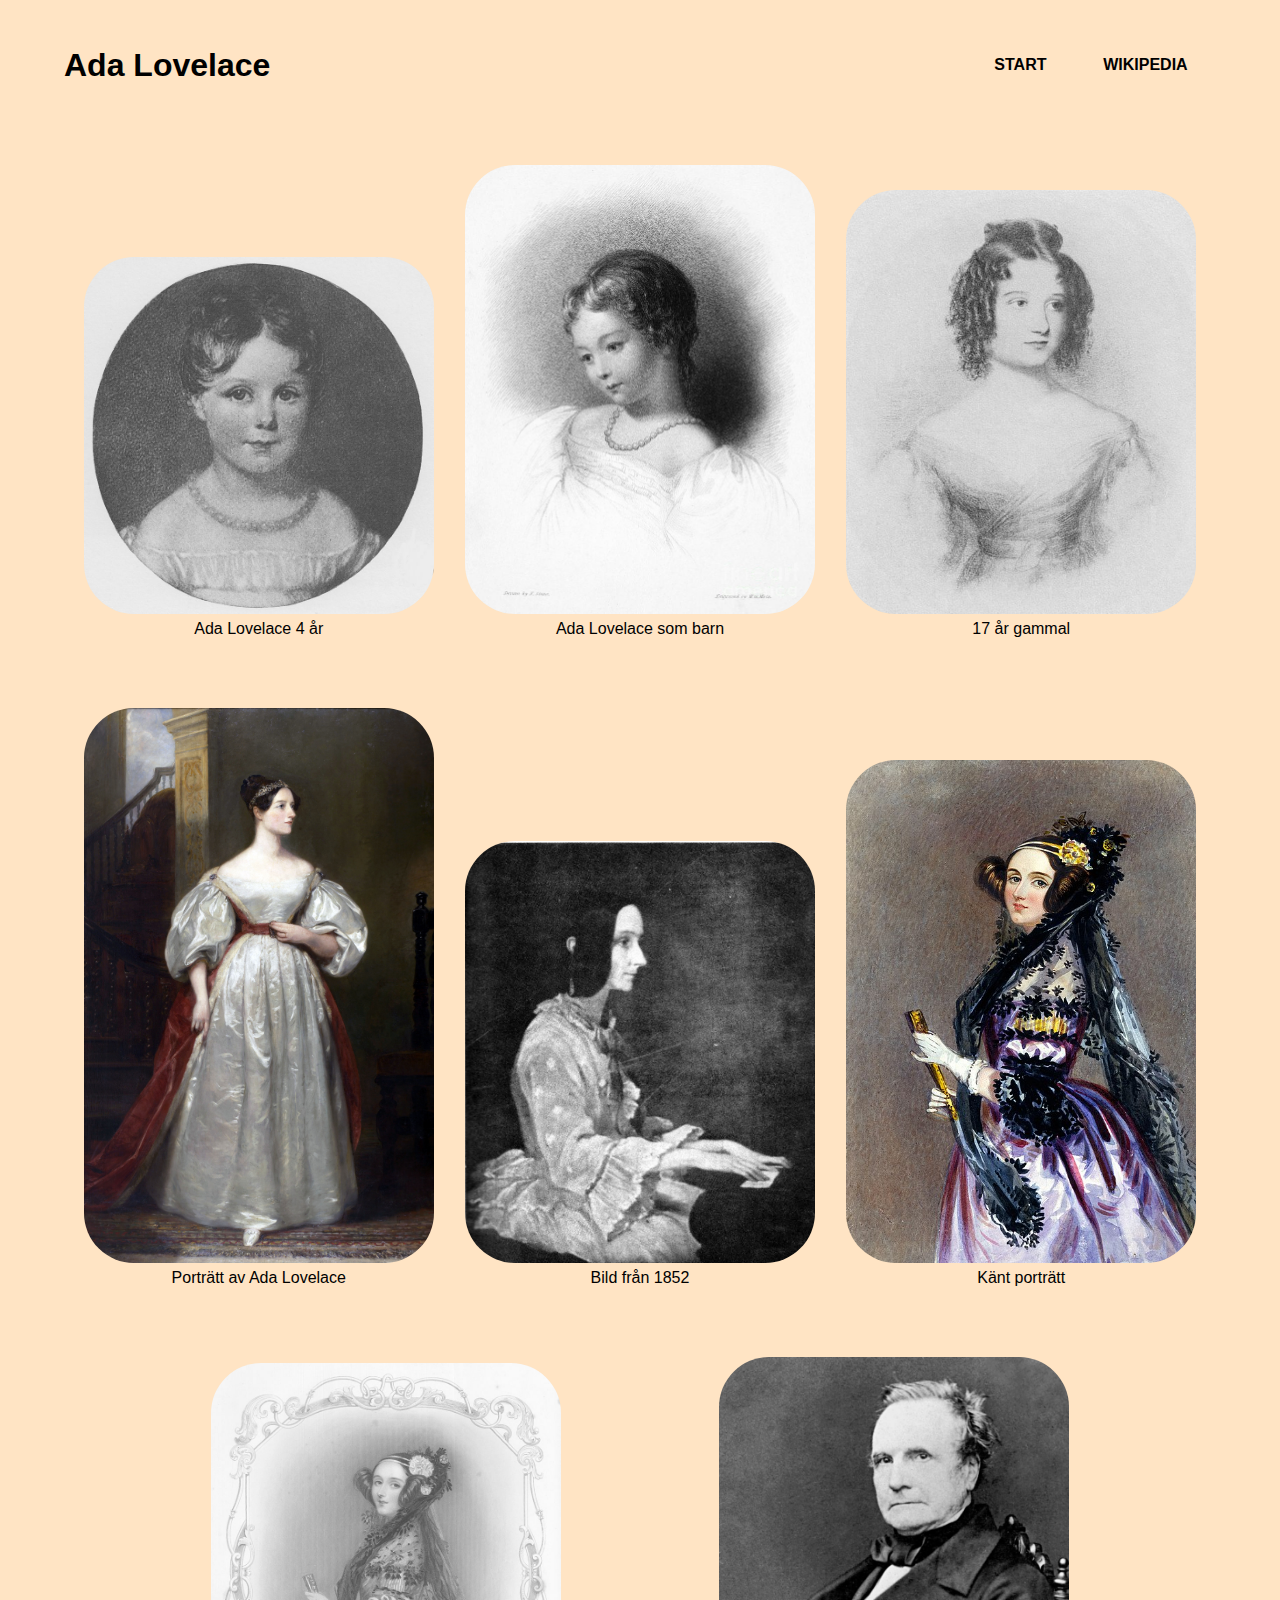
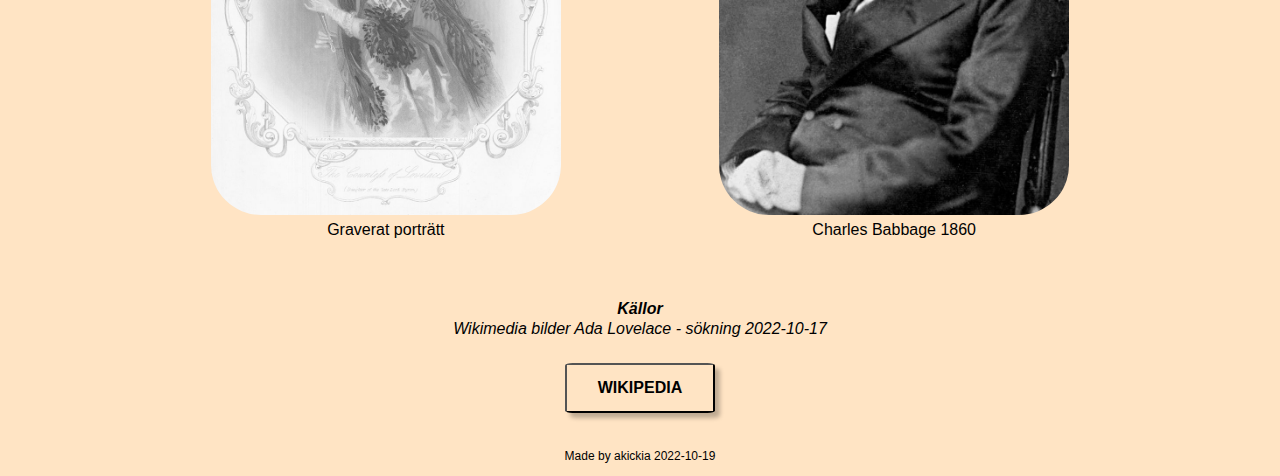
<file: pages/gallery.html>
<!DOCTYPE html>
<html lang="en">
<head>
  <meta charset="UTF-8">
  <meta http-equiv="X-UA-Compatible" content="IE=edge">
  <meta name="viewport" content="width=device-width, initial-scale=1.0">
  <link rel="stylesheet" href="../styles/normalize.css">
  <link rel="stylesheet" href="../styles/gallery.css">
  <title>Ada Lovelace - Galleri </title>
</head>
<body>
  <header>
    <h1>Ada Lovelace</h1>
    <nav class="links">
      <a href="../index.html">Start</a>
      <a href="https://sv.wikipedia.org/wiki/Ada_Lovelace" target="_blank">Wikipedia</a>
    </nav>
  </header>
  <main>
    <article class="container">
      <figure>
        <img src="../Images/800px-Miniature_of_Ada_Byron.jpg" alt="Ada Byron 4 years old">
        <figcaption>Ada Lovelace 4 år</figcaption>
      </figure>
      <figure>
        <img src="../Images/Ada_Lovelace_as_a_child.jpg" alt="Young Ada Byron">
        <figcaption>Ada Lovelace som barn</figcaption>
      </figure>
      <figure>
        <img src="../Images/512px-Ada_Byron_aged_seventeen_(1832).jpg" alt="Ada Byron at 17 years old">
        <figcaption>17 år gammal</figcaption>
      </figure>
      <figure>
        <img src="../Images/Ada_Lovelace.jpg" alt="Portrait of Ada Lovelace">
        <figcaption>Porträtt av Ada Lovelace</figcaption>
      </figure>
      <figure>
        <img src="../Images/Ada_Lovelace_in_1852.jpg" alt="Ada Lovelave in 1852">
        <figcaption>Bild från 1852</figcaption>
      </figure>
      <figure>
        <img src="../Images/Ada_Lovelace_portrait.jpg" alt="famous portrait of Ada Lovelace">
        <figcaption>Känt porträtt</figcaption>
      </figure>
      <figure>
        <img src="../Images/Engraved_portrait_of_Ada_Lovelace.jpg" alt="Engraved portrait of Ada Lovelace">
        <figcaption>Graverat porträtt</figcaption>
      </figure>
      <figure>
        <img src="../Images/Charles_Babbage_-_1860.jpg" alt="Charles Babbbage">
        <figcaption>Charles Babbage 1860</figcaption>
      </figure>
    </article>
    <section class="btn">  
      <em>
        <b>Källor</b><br>
        Wikimedia bilder Ada Lovelace - sökning 2022-10-17
      </em>
      <button><a href="https://sv.wikipedia.org/wiki/Ada_Lovelace" target="_blank">Wikipedia</a></button>
      <p class="copyright">Made by akickia 2022-10-19</p>
    </section>
  </main>
</body>
</html>
</file>
<file: styles/gallery.css>
body {
  max-width: 1200px;
  width: 100%;
  margin: auto;
  font-family: Arial, Helvetica, sans-serif;
  line-height: 1.25;
  background-color:bisque;
  min-height: 100vh;
}

header {
  display: flex;
  justify-content: space-between;
  align-items: center;
  margin: 2%;
}

.links {
  max-width: 250px;
  width: 100%;
  display: flex;
  justify-content: space-around;
}

a {
  text-decoration: none;
  text-transform: uppercase;
  font-weight: 600;
  color: black;
}

a:hover {
  color: chocolate;
}

button {
  width: 150px;
  height: 50px;
  margin: 2%;
  border-radius: 5%;
  background-color: bisque;
  box-shadow: 5px 5px 4px rgba(0, 0, 0, 0.25);
}

button:hover {
  transform: scale(1.2);
  transition: .2s ease-in;
}

article {
  display: flex;
  flex-wrap: wrap;
  justify-content: space-evenly;
  align-items: baseline;
  margin: 2%;
  text-align: center;
}

img {
  width: 100%;
  max-width: 350px;
  border-radius: 50px;
}

.container figure {
  margin: 3% 1%
}

.btn {
  display: flex;
  flex-direction: column;
  align-items: center;
  text-align: center;
}

.copyright {
  font-size: 0.75rem;
  text-align: center;
}
</file>
